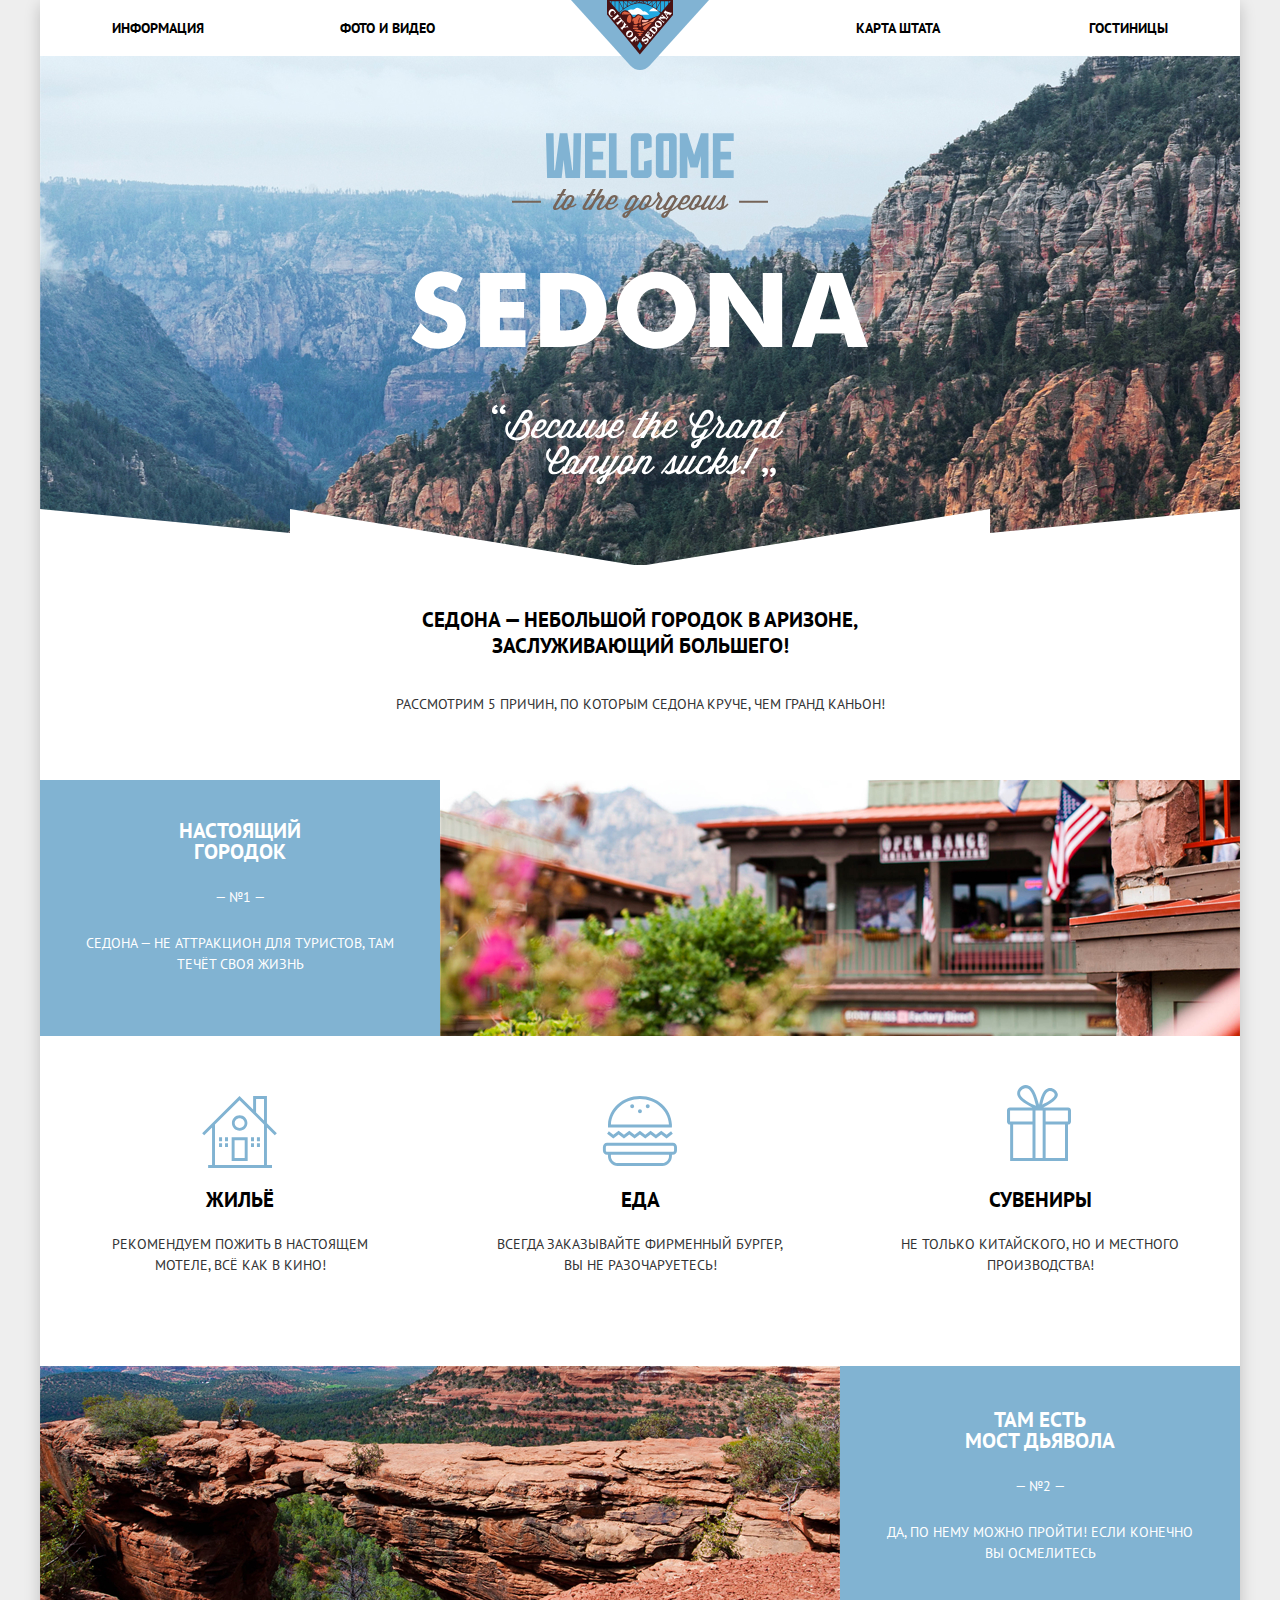
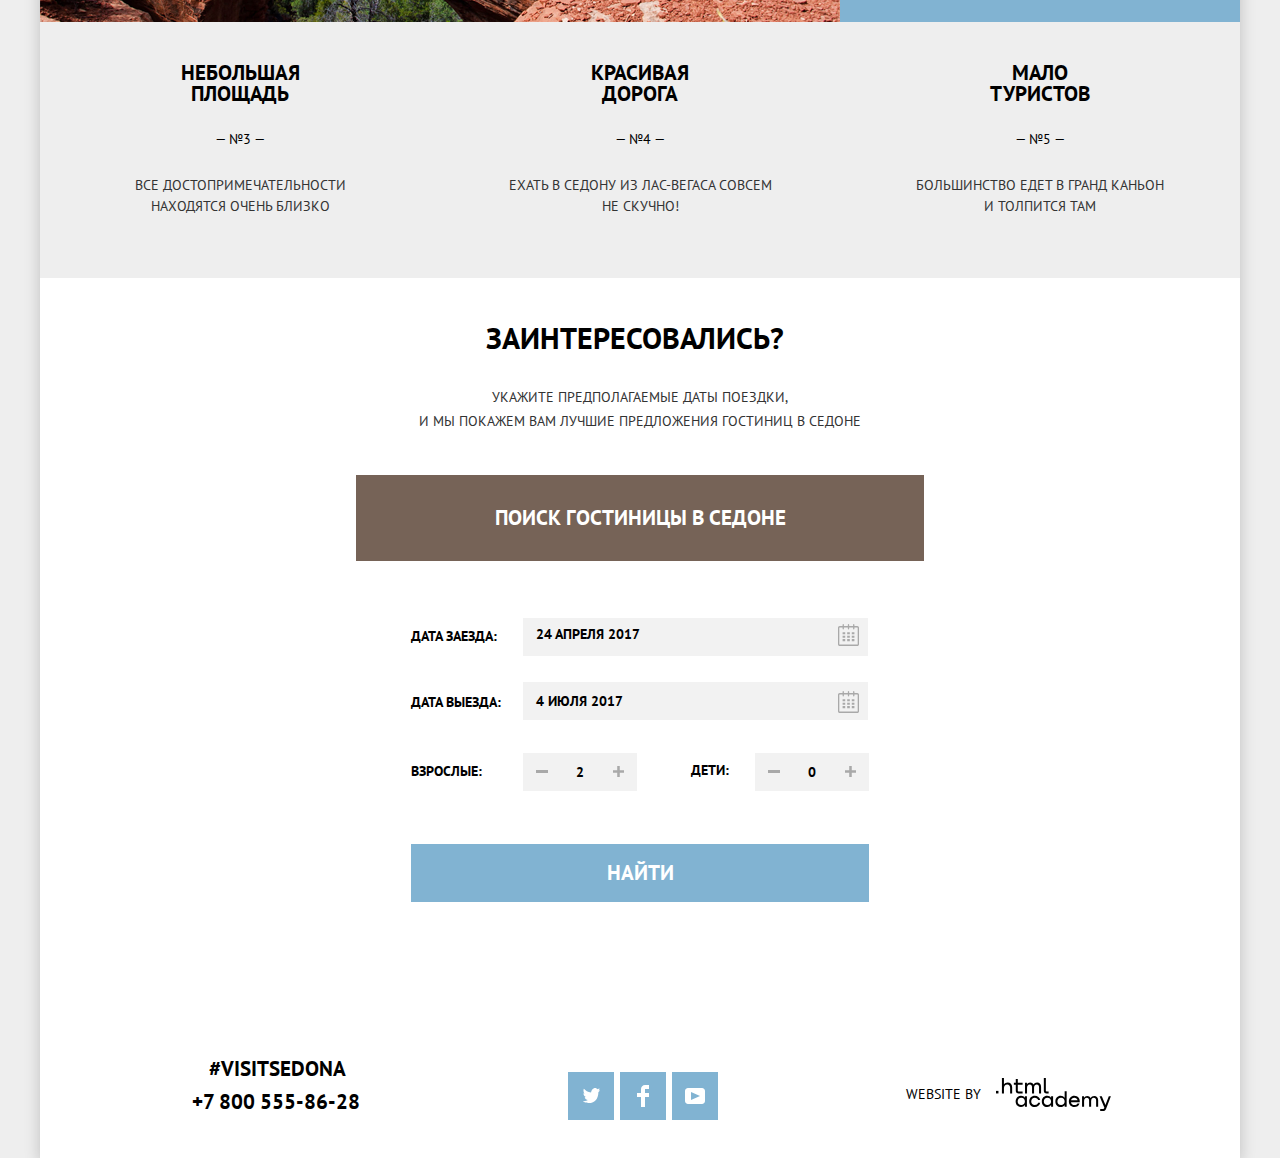
<file: index.html>
<!DOCTYPE html>
<html class="page" lang="ru">

<head>
    <meta charset="utf-8">
    <title>HTML Academy: Седона</title>
    <link href="/css/normalize.css" rel="stylesheet">
    <link href="css/style.css" rel="stylesheet">
    <link rel="icon" href="favicon.ico">
    <link href="https://fonts.googleapis.com/css2?family=PT+Sans:wght@400;700&display=swap" rel="stylesheet">
</head>

<body class="page-body">
    <header class="header">
        <nav class="nav">
            <a href="index.html" class="logo">
                <img src="img/logo.svg" width="138" height="70" alt="Логотип Седона">
            </a>
            <ul class="site-navigation">
                <li class="list-information"><a href="#" class="navigation-list li-information">Информация</a></li>
                <li class="list-foto"><a href="#" class="navigation-list">Фото и видео</a></li>
                <li class="navigation-right list-map"><a href="#" class="navigation-list">Карта штата</a></li>
                <li class="navigation-right list-hotel"><a href="catalog.html" class="navigation-list li-hotels">Гостиницы</a></li>
            </ul>
        </nav>
    </header>
    <main class="main-container">
        <section>
            <div class="main-header-img">
                <img src="img/welcome-sedona.svg" width="458" height="352" alt="Приветственная надпись Седоны">
            </div>
            <div class="main-header-block">
                <h1 class="main-inscription">Седона — небольшой городок в Аризоне,<br>заслуживающий большего!</h1>
                <p class="main-inscription-paragraph">Рассмотрим 5 причин, по которым Седона
                    круче, чем гранд каньон!</p>
            </div>
        </section>
        <section class="container-hotel">
            <h2 class="visually-hidden">Причины</h2>
            <div class="content-block-hotel">
                <h3>Настоящий<br> городок</h3>
                <p>— №1 —</p>
                <p>Седона — не аттракцион для туристов,
                    там
                    <br> течёт своя жизнь</p>
            </div>
            <div class="content-img">
                <img src="img/hotel.jpg" width="800" height="256" alt="Отель в Седоне">
            </div>

            <div class="content-aside-house">
                <h3 class="heading-index">ЖИЛЬЁ</h3>
                <p class="content-p-index">Рекомендуем пожить в настоящем
                    <br> мотеле, всё как в кино!</p>
            </div>
            <div class="content-aside-food">
                <h3 class="heading-index">ЕДА</h3>
                <p class="content-p-index">Всегда заказывайте фирменный бургер,
                    <br> вы не разочаруетесь!</p>
            </div>
            <div class="content-aside-souvenir">
                <h3 class="heading-index">СУВЕНИРЫ</h3>
                <p class="content-p-index">Не только китайского, но и местного
                    <br> производства!</p>
            </div>
            <div class="content-img-bridge">
                <img src="img/bridge.jpg" width="800" height="256" alt="Мост Дьявола">
            </div>
            <div class="content-block-bridge">
                <h3>Там есть<br> Мост дьявола</h3>
                <p>— №2 —</p>
                <p>Да, по нему можно пройти! Если конечно
                    <br> вы осмелитесь</p>
            </div>
            <div class="content-space">
                <h3 class="content-heading">небольшая<br> площадь</h3>
                <p>— №3 —</p>
                <p class="content-p">все достопримечательности
                    <br> находятся очень близко</p>
            </div>
            <div class="content-road">
                <h3 class="content-heading">красивая<br> дорога</h3>
                <p>— №4 —</p>
                <p class="content-p">ехать в седону из лас-вегаса совсем
                    <br> не скучно!</p>
            </div>
            <div class="content-tourist">
                <h3 class="content-heading">мало<br> туристов</h3>
                <p>— №5 —</p>
                <p class="content-p">большинство едет в гранд каньон
                    <br> и толпится там</p>
            </div>
        </section>
        <form class="search" action="index.html">
            <section>
                <h2 class="visually-hidden">Форма поиска гостиницы</h2>
                <div class="form-search">
                    <h3 class="form-header">Заинтересовались?</h3>
                    <p class="form-p">Укажите предполагаемые даты поездки,
                        <br> и мы покажем вам лучшие предложения
                        гостиниц в седоне</p>
                    <button type="button" class="button-search">ПОИСК ГОСТИНИЦЫ В СЕДОНЕ</button>
                </div>
            </section>
            <section class="modal">
                <h3 class="arrivel-date-header">Дата заезда:</h3>

                <input id="arrivel-date" type="text" name="arrivel date" class="arrivel-date arrivel-date-input" value="">
                <label for="arrivel-date" class="arrivel-date-label">24 апреля 2017</label>
                <button type="button" name="button" class="arrivel-button-calendar">
                    <svg width="21" height="23" viewBox="0 0 21 23" fill="none" xmlns="http://www.w3.org/2000/svg">
                        <path fill-rule="evenodd" clip-rule="evenodd" d="M16.406 3.02498H19.251C20.217 3.02498 21 3.84698 21 4.86198V21.164C21 22.179 20.217 23 19.251 23H1.75C0.784 23 0 22.179 0 21.164V4.86198C0 3.84698 0.784 3.02498 1.75 3.02498H4.593V1.64798C4.593 1.26698 4.887 0.958984 5.25 0.958984C5.612 0.958984 5.906 1.26698 5.906 1.64798V3.02498H9.844V1.64798C9.844 1.26698 10.138 0.958984 10.501 0.958984C10.862 0.958984 11.156 1.26698 11.156 1.64798V3.02498H15.094V1.64798C15.094 1.26698 15.387 0.958984 15.75 0.958984C16.112 0.958984 16.406 1.26698 16.406 1.64798V3.02498ZM19.5646 21.484C19.6466 21.3979 19.691 21.2828 19.688 21.164H19.689V4.86198C19.689 4.60898 19.493 4.40298 19.252 4.40298H16.407V5.78098C16.407 6.16198 16.113 6.46998 15.751 6.46998C15.388 6.46998 15.095 6.16198 15.095 5.78098V4.40298H11.157V5.78098C11.157 6.16198 10.863 6.46998 10.502 6.46998C10.139 6.46998 9.845 6.16198 9.845 5.78098V4.40298H5.907V5.78098C5.907 6.16198 5.613 6.46998 5.251 6.46998C4.888 6.46998 4.594 6.16198 4.594 5.78098V4.40298H1.75C1.50263 4.40953 1.30696 4.61458 1.312 4.86198V21.164C1.30696 21.4114 1.50263 21.6164 1.75 21.623H19.251C19.3698 21.6201 19.4826 21.5701 19.5646 21.484Z" fill="#A9A9A9" />
                        <path fill-rule="evenodd" clip-rule="evenodd" d="M4.59399 9.2251H7.21899V11.2911H4.59399V9.2251ZM4.59399 12.6681H7.21899V14.7351H4.59399V12.6681ZM7.21899 16.1121H4.59399V18.1781H7.21899V16.1121ZM9.18799 16.1121H11.813V18.1781H9.18799V16.1121ZM11.813 12.6681H9.18799V14.7351H11.813V12.6681ZM9.18799 9.2251H11.813V11.2911H9.18799V9.2251ZM16.406 16.1121H13.781V18.1781H16.406V16.1121ZM13.781 12.6681H16.406V14.7351H13.781V12.6681ZM16.406 9.2251H13.781V11.2911H16.406V9.2251Z" fill="#A9A9A9" />
                    </svg>
                </button>

                <h3 class="date-of-departure-header">Дата выезда:</h3>

                <input id="date-of-departure" type="text" name="date-of-departure" class="date-of-departure date-of-departure-input" value="">
                <label for="date-of-departure" class="date-of-departure-label">4 июля 2017</label>
                <button type="button" name="button" class="date-button-calendar">
                    <svg width="21" height="23" viewBox="0 0 21 23" fill="none" xmlns="http://www.w3.org/2000/svg">
                        <path fill-rule="evenodd" clip-rule="evenodd" d="M16.406 3.02498H19.251C20.217 3.02498 21 3.84698 21 4.86198V21.164C21 22.179 20.217 23 19.251 23H1.75C0.784 23 0 22.179 0 21.164V4.86198C0 3.84698 0.784 3.02498 1.75 3.02498H4.593V1.64798C4.593 1.26698 4.887 0.958984 5.25 0.958984C5.612 0.958984 5.906 1.26698 5.906 1.64798V3.02498H9.844V1.64798C9.844 1.26698 10.138 0.958984 10.501 0.958984C10.862 0.958984 11.156 1.26698 11.156 1.64798V3.02498H15.094V1.64798C15.094 1.26698 15.387 0.958984 15.75 0.958984C16.112 0.958984 16.406 1.26698 16.406 1.64798V3.02498ZM19.5646 21.484C19.6466 21.3979 19.691 21.2828 19.688 21.164H19.689V4.86198C19.689 4.60898 19.493 4.40298 19.252 4.40298H16.407V5.78098C16.407 6.16198 16.113 6.46998 15.751 6.46998C15.388 6.46998 15.095 6.16198 15.095 5.78098V4.40298H11.157V5.78098C11.157 6.16198 10.863 6.46998 10.502 6.46998C10.139 6.46998 9.845 6.16198 9.845 5.78098V4.40298H5.907V5.78098C5.907 6.16198 5.613 6.46998 5.251 6.46998C4.888 6.46998 4.594 6.16198 4.594 5.78098V4.40298H1.75C1.50263 4.40953 1.30696 4.61458 1.312 4.86198V21.164C1.30696 21.4114 1.50263 21.6164 1.75 21.623H19.251C19.3698 21.6201 19.4826 21.5701 19.5646 21.484Z" fill="#A9A9A9" />
                        <path fill-rule="evenodd" clip-rule="evenodd" d="M4.59399 9.2251H7.21899V11.2911H4.59399V9.2251ZM4.59399 12.6681H7.21899V14.7351H4.59399V12.6681ZM7.21899 16.1121H4.59399V18.1781H7.21899V16.1121ZM9.18799 16.1121H11.813V18.1781H9.18799V16.1121ZM11.813 12.6681H9.18799V14.7351H11.813V12.6681ZM9.18799 9.2251H11.813V11.2911H9.18799V9.2251ZM16.406 16.1121H13.781V18.1781H16.406V16.1121ZM13.781 12.6681H16.406V14.7351H13.781V12.6681ZM16.406 9.2251H13.781V11.2911H16.406V9.2251Z" fill="#A9A9A9" />
                    </svg>
                </button>

                <h3 class="adults-header">взрослые:</h3>
                <div class="adults">
                    <button type="button" name="button" class="adults-button-minus">
                        <svg width="12" height="3" viewBox="0 0 12 3" fill="none" xmlns="http://www.w3.org/2000/svg">
                            <rect width="12" height="3" fill="#A9A9A9" />
                        </svg>
                    </button>
                    <input id="adults-number" type="text" class="adults-number-input" value="2">
                    <label for="adults-number"></label>
                    <button type="button" name="button" class="adults-button-plus">
                        <svg width="11" height="11" viewBox="0 0 11 11" fill="none" xmlns="http://www.w3.org/2000/svg">
                            <path fill-rule="evenodd" clip-rule="evenodd" d="M4.23086 6.76932V11H6.76932V6.76932H11V4.23086H6.76932V0H4.23085V4.23086H0V6.76932H4.23086Z" fill="#A9A9A9" />
                        </svg>
                    </button>

                </div>
                <h3 class="children-header">дети:</h3>
                <div class="children">
                    <button type="button" name="button" class="children-button-minus">
                        <svg width="12" height="3" viewBox="0 0 12 3" fill="none" xmlns="http://www.w3.org/2000/svg">
                            <rect width="12" height="3" fill="#A9A9A9" />
                        </svg>
                    </button>
                    <input id="children-number" type="text" class="children-number-input" value="0">
                    <label for="children-number"></label>
                    <button type="button" name="plus" class="children-button-plus">
                        <svg width="11" height="11" viewBox="0 0 11 11" fill="none" xmlns="http://www.w3.org/2000/svg">
                            <path fill-rule="evenodd" clip-rule="evenodd" d="M4.23086 6.76932V11H6.76932V6.76932H11V4.23086H6.76932V0H4.23085V4.23086H0V6.76932H4.23086Z" fill="#A9A9A9" />
                        </svg>
                    </button>
                </div>
                <button type="submit" name="button" class="button-modal">Найти</button>
            </section>
        </form>
        <section class="map-index">
            <h2 class="visually-hidden">Карта города Седона</h2>
            <iframe src="https://www.google.com/maps/embed?pb=!1m18!1m12!1m3!1d52385.135657476916!2d-111.83015810420495!3d34.85444381570011!2m3!1f0!2f0!3f0!3m2!1i1024!2i768!4f13.1!3m3!1m2!1s0x872da132f942b00d%3A0x5548c523fa6c8efd!2sSedona%2C%20AZ%2086336%2C%20USA!5e0!3m2!1sen!2sby!4v1624962499563!5m2!1sen!2sby" width="1199" height="594" style="border:0;" allowfullscreen="" loading="lazy"></iframe>
        </section>
    </main>
    <footer class="footer footer-index">
        <section class="footer-contacts">
            <h2 class="visually-hidden">Контакты</h2>
            <p class="hashtag">#visitSEDONA</p>
            <a href="tel:+78005558628" class="tel">+7 800 555-86-28</a>
        </section>
        <section class="footer-social">
            <h2 class="visually-hidden">Социальные сети</h2>
            <a href="#" class="button-social button-social-twitter">
                <span class="visually-hidden">Вконтакте</span>
                <svg width="17" height="17" viewBox="0 0 17 17" class="svg-icon" xmlns="http://www.w3.org/2000/svg">
                    <path d="M10.95 1.14403C12.635 0.648028 13.934 1.41403 14.527 2.32303C15.2 2.09203 15.858 1.84203 16.538 1.61503C16.5249 2.30139 16.2117 2.94755 15.681 3.38303C16.366 3.55303 16.985 2.89203 16.985 2.89203C16.816 3.89203 15.979 4.68003 15.422 4.91603C15.191 11.666 12.247 16.133 5.34498 15.998H4.89898C4.48898 15.998 0.734977 15.538 0.000976562 14.111C2.27198 14.307 3.89398 13.689 4.69398 12.934C3.73398 12.634 2.01498 12.457 1.71498 9.98403C2.06398 10.09 2.27898 10.212 2.90498 10.103C1.70498 9.24703 0.373977 8.53003 0.447977 6.33003C0.732977 6.65803 1.51498 6.86603 1.78798 6.80203C1.08498 6.56103 -0.182023 3.44203 0.893977 1.85003C2.71198 3.70403 4.62898 5.45603 8.04598 5.62303C8.25398 3.33003 9.18298 1.79303 10.95 1.14403Z" fill="white" />
                </svg>
            </a>
            <a href="#" class="button-social button-social-facebook">
                <span class="visually-hidden">Twitter</span>
                <svg width="12" height="22" viewBox="0 0 12 22" class="svg-twi" xmlns="http://www.w3.org/2000/svg">
                    <path d="M12 4V0H8C5.79086 0 4 1.79086 4 4V8H0V12H4V22H8V12H12V8H8V4H12Z" fill="white" />
                </svg>
            </a>
            <a href="#" class="button-social button-social-youtube">
                <span class="visually-hidden">youtube</span>
                <svg width="20" height="16" viewBox="0 0 20 16" fill="none" xmlns="http://www.w3.org/2000/svg">
                    <path fill-rule="evenodd" clip-rule="evenodd" d="M3 0H17C18.65 0 20 1.35 20 3V13C20 14.65 18.65 16 17 16H3C1.35 16 0 14.65 0 13V3C0 1.35 1.35 0 3 0ZM6.027 4.002V11.998L15.014 8L6.027 4.002Z" fill="white" />
                </svg>

            </a>
        </section>
        <section class="footer-logo">
            <h2 class="visually-hidden">Логотип html academy</h2>
            <span>Website by</span>
            <a class="logo-htmlacademy" href="https://htmlacademy.ru/intensive/htmlcss">
                <svg width="115" height="34" viewBox="0 0 115 34" fill="none" xmlns="http://www.w3.org/2000/svg">
                    <g clip-path="url(#clip0)">
                        <path d="M0 12.8806V15.4567H2.45789V12.8806H0Z" fill="black" />
                        <path d="M11.6466 4.52965C10.0863 4.52965 8.82534 5.23807 8.03454 6.26851H7.94905V0H5.91864V15.4566H7.94905V10.1541C7.94905 8.02886 9.27418 6.50466 11.2191 6.50466C13.0572 6.50466 14.1258 7.87858 14.1258 9.72478V15.4566H16.1563V9.35984C16.1563 6.41878 14.3396 4.52965 11.6466 4.52965Z" fill="black" />
                        <path d="M26.6171 4.8303H21.8082V1.07349H19.7778V4.8303H17.8542V6.80531H19.7778V12.7947C19.7778 14.5121 20.7396 15.4567 22.4708 15.4567H26.6171V13.4602H22.8769C22.193 13.4602 21.8082 13.0738 21.8082 12.4083V6.80531H26.6171V4.8303Z" fill="black" />
                        <path d="M41.1215 4.55103C39.497 4.55103 38.2576 5.34532 37.5736 6.61191H37.5095C36.8897 5.3668 35.7356 4.55103 34.154 4.55103C32.7434 4.55103 31.6746 5.30238 31.0336 6.35431H30.948V4.83011H29.0031V15.4565H31.0336V10.0038C31.0336 8.00729 32.0806 6.54752 33.6624 6.50458C35.1584 6.46164 36.0347 7.53502 36.0347 9.14507V15.4565H38.0652V9.83203C38.0652 7.44915 39.4758 6.50458 40.6941 6.50458C42.1688 6.50458 43.0452 7.53502 43.0452 9.14507V15.4565H45.0754V8.9304C45.0754 6.35431 43.6221 4.55103 41.1215 4.55103Z" fill="black" />
                        <path d="M47.8272 12.7088C47.8272 14.4476 48.8104 15.4566 50.627 15.4566H52.636V13.4816H50.9262C50.2422 13.4816 49.8574 13.0952 49.8574 12.4297V0H47.8272V12.7088Z" fill="black" />
                        <path d="M28.9048 19.7063H28.8192C28.027 18.6392 26.7425 17.8923 25.0295 17.8709C21.882 17.8282 19.6338 20.1544 19.6338 23.441C19.6338 26.749 21.9248 29.0752 25.008 29.0326C26.7637 29.0111 28.027 28.2215 28.8192 27.0903H28.9048V28.7336H30.9177V18.1697H28.9048V19.7063ZM25.3077 27.0691C23.081 27.0691 21.6679 25.4471 21.6679 23.441C21.6679 21.435 23.081 19.813 25.3077 19.813C27.4703 19.813 28.8836 21.435 28.8836 23.441C28.8836 25.4259 27.4703 27.0691 25.3077 27.0691Z" fill="black" />
                        <path d="M44.2094 22.0111C43.7169 19.6208 41.5972 17.8708 38.8138 17.8708C35.4523 17.8708 33.2042 20.3251 33.2042 23.4409C33.2042 26.5567 35.4523 29.0325 38.8138 29.0325C41.5972 29.0325 43.7169 27.2397 44.2094 24.8281H42.0898C41.6616 26.1727 40.3983 27.0903 38.8353 27.0903C36.6513 27.0903 35.238 25.447 35.238 23.4409C35.238 21.4349 36.6513 19.8129 38.8353 19.8129C40.4624 19.8129 41.6616 20.7733 42.0898 22.0111H44.2094Z" fill="black" />
                        <path d="M55.0836 19.7063H54.998C54.2057 18.6392 52.921 17.8923 51.208 17.8709C48.0606 17.8282 45.8124 20.1544 45.8124 23.441C45.8124 26.749 48.1035 29.0752 51.1866 29.0326C52.9424 29.0111 54.2057 28.2215 54.998 27.0903H55.0836V28.7336H57.0962V18.1697H55.0836V19.7063ZM51.4865 27.0691C49.2595 27.0691 47.8465 25.4471 47.8465 23.441C47.8465 21.435 49.2595 19.813 51.4865 19.813C53.6491 19.813 55.0621 21.435 55.0621 23.441C55.0621 25.4259 53.6491 27.0691 51.4865 27.0691Z" fill="black" />
                        <path d="M68.6538 19.813H68.5682C67.776 18.6819 66.4483 17.8923 64.7568 17.871C61.6738 17.8283 59.3827 20.1545 59.3827 23.4624C59.3827 26.749 61.6309 29.0753 64.7783 29.0326C66.4483 29.0111 67.776 28.2642 68.5468 27.1972H68.6538V28.7336H70.6665V13.3679H68.6538V19.813ZM65.0568 27.0904C62.8298 27.0904 61.4168 25.4685 61.4168 23.4624C61.4168 21.4563 62.8298 19.8343 65.0568 19.8343C67.2193 19.8343 68.6324 21.4776 68.6324 23.4624C68.6324 25.4685 67.2193 27.0904 65.0568 27.0904Z" fill="black" />
                        <path d="M78.3297 17.8708C75.0752 17.8708 72.8483 20.3678 72.8483 23.4623C72.8483 26.4714 74.9467 29.0325 78.3724 29.0325C80.8561 29.0325 82.8475 27.6879 83.5541 25.447H81.4342C80.9634 26.4502 79.8286 27.0903 78.4582 27.0903C76.5312 27.0903 75.1608 25.8098 75.0108 24.1666H83.7682C84.0464 20.6452 81.8412 17.8708 78.3297 17.8708ZM78.2868 19.8129C79.9783 19.8129 81.2416 20.8586 81.5627 22.3739H75.0538C75.3534 20.88 76.6168 19.8129 78.2868 19.8129Z" fill="black" />
                        <path d="M98.1985 17.8921C96.5713 17.8921 95.3295 18.6817 94.6443 19.9409H94.5799C93.9591 18.703 92.8029 17.8921 91.2184 17.8921C89.8054 17.8921 88.7347 18.639 88.0924 19.6848H88.0068V18.1695H86.0583V28.7334H88.0924V23.3128C88.0924 21.328 89.1417 19.8768 90.7261 19.8341C92.2247 19.7915 93.1028 20.8585 93.1028 22.4591V28.7334H95.1368V23.1421C95.1368 20.7732 96.5499 19.8341 97.7703 19.8341C99.2477 19.8341 100.125 20.8585 100.125 22.4591V28.7334H102.16V22.2457C102.16 19.6848 100.704 17.8921 98.1985 17.8921Z" fill="black" />
                        <path d="M109.441 27.0477L105.801 18.1697H103.553L108.392 29.7368L108.371 29.7794C108.028 30.6544 107.643 30.9745 106.701 30.9745H104.196V33.0019H106.701C108.542 33.0019 109.527 32.1696 110.212 30.3769L114.88 18.1697H112.803L109.441 27.0477Z" fill="black" />
                    </g>
                    <defs>
                        <clipPath id="clip0">
                            <rect width="115" height="33.0294" fill="white" />
                        </clipPath>
                    </defs>
                </svg>
            </a>
        </section>
    </footer>
</body>

</html>
</file>
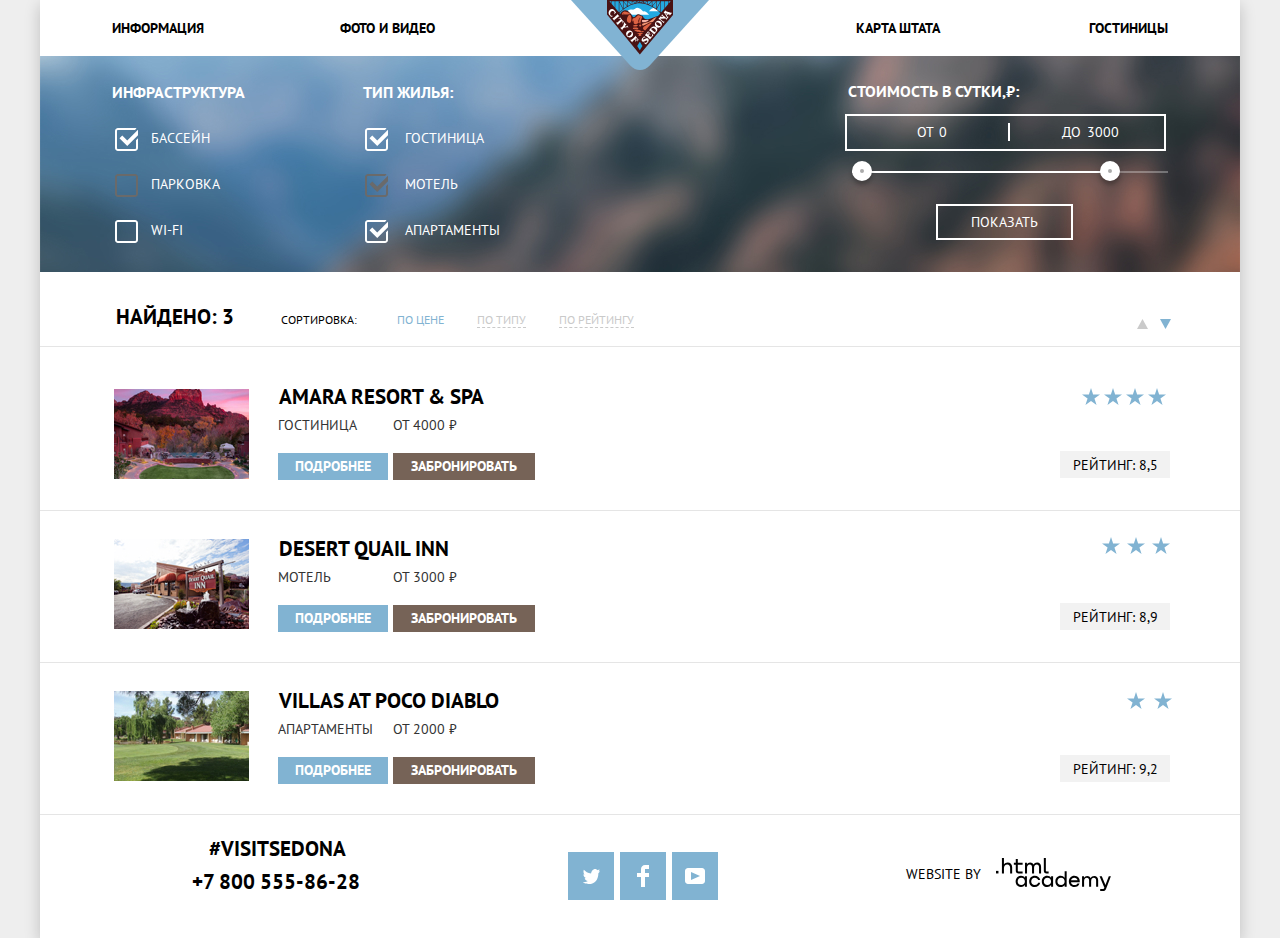
<file: catalog.html>
<!DOCTYPE html>
<html class="page" lang="ru">

<head>
    <meta charset="utf-8">
    <title>HTML Academy: Седона</title>
    <link rel="icon" href="favicon.ico">
    <link href="/css/normalize.css" rel="stylesheet">
    <link rel="stylesheet" href="css/style.css">
    <link href="https://fonts.googleapis.com/css2?family=PT+Sans:wght@400;700&display=swap" rel="stylesheet">
</head>

<body class="page-body">
    <header class="header">
        <nav class="nav">
            <a href="index.html" class="logo">
                <img src="img/logo.svg" width="138" height="70" alt="Логотип Седона">
            </a>
            <ul class="site-navigation">
                <li class="list-information"><a href="#" class="navigation-list li-information">Информация</a></li>
                <li class="list-foto"><a href="#" class="navigation-list">Фото и видео</a></li>
                <li class="navigation-right list-map"><a href="#" class="navigation-list">Карта штата</a></li>
                <li class="navigation-right list-hotel"><a href="catalog.html" class="navigation-list li-hotels">Гостиницы</a></li>
            </ul>
        </nav>
    </header>
    <main class="main-catalog">
        <section>
            <h1 class="visually-hidden">Фильтр</h1>
            <form action="https://echo.htmlacademy.ru" class="filters" method="get">
                <fieldset class="wrepper-fieldset-infrastructure">
                    <legend class="header-filter-infrastructure">Инфраструктура</legend>
                    <ul>
                        <li class="filter-input">
                            <input id="filter-pool" type="checkbox" class="visually-hidden filter-input-checkbox" checked>
                            <label for="filter-pool">Бассейн</label>
                        </li>
                        <li class="filter-input">
                            <input id="filter-parking" type="checkbox" class="visually-hidden filter-input-checkbox input-disabled" disabled>
                            <label for="filter-parking">Парковка</label>
                        </li>
                        <li class="filter-input">
                            <input id="filter-wifi" type="checkbox" class="visually-hidden filter-input-checkbox">
                            <label for="filter-wifi">WI-FI</label>
                        </li>
                    </ul>
                </fieldset>
                <fieldset class="wrepper-fieldset-housing">
                    <legend class="header-filter-housing">Тип жилья:</legend>
                    <ul>
                        <li class="filter-input">
                            <input id="filter-hotel" type="checkbox" class="visually-hidden input-checkbox-housing" checked>
                            <label for="filter-hotel" class="label-housing">Гостиница</label>
                        </li>
                        <li class="filter-input">
                            <input id="filter-mottel" type="checkbox" class="visually-hidden input-checkbox-housing" disabled>
                            <label for="filter-mottel" class="label-housing">Мотель</label>
                        </li>
                        <li class="filter-input">
                            <input id="filter-apartaments" type="checkbox" class="visually-hidden input-checkbox-housing" checked>
                            <label for="filter-apartaments" class="label-housing">Апартаменты</label>
                        </li>
                    </ul>
                </fieldset>
                <fieldset class="wrepper-fieldset-cost">
                    <legend class="header-filter-cost">Стоимость в сутки,&#8381;: </legend>
                    <ul class="form-item">
                        <li class="form-cost">
                            <label class="left-form form-cost-label">
                                от
                                <input type="text" value="0">
                            </label>
                            <label class="right-form form-cost-label">
                                до
                                <input type="text" value="3000">
                            </label>
                        </li>
                        <li class="range">
                            <div class="bar">
                                <div class="scale"></div>
                            </div>
                            <div class="toggle toggle-min"></div>
                            <div class="toggle toggle-max"></div>
                        </li>
                        <li>
                            <button type="submit" name="button" class="button-filter">ПОКАЗАТЬ</button>
                        </li>
                    </ul>
                </fieldset>
            </form>
        </section>
        <section>
            <h2 class="visually-hidden">Навигация фильтра</h2>
            <nav class="section-nav">
                <ul class="filter-nav">
                    <li class="filter-nav-list">НАЙДЕНО: 3</li>
                    <li class="filter-item-sort">Сортировка:</li>
                    <li><a href="#" class="filter-active">по цене</a></li>
                    <li><a href="#" class="filter-item">по типу</a></li>
                    <li><a href="#" class="filter-item">по рейтингу</a></li>
                </ul>
                <div class="block-sort">
                    <a href="" class="arrow-sort">
                        <svg width="11" height="10" viewBox="0 0 11 10" fill="none" xmlns="http://www.w3.org/2000/svg">
                            <path d="M5.5 0L0 10H11L5.5 0Z" fill="#CACACA" />
                        </svg>
                    </a>
                    <a href="#" class="arrow-sort active-sort">
                        <svg width="11" height="10" viewBox="0 0 11 10" fill="none" xmlns="http://www.w3.org/2000/svg">
                            <path d="M5.5 10L0 0H11" fill="#CACACA" />
                        </svg>
                    </a>
                </div>
            </nav>
        </section>
        <section class="result-hotels">
            <h2 class="visually-hidden">Гостиница Amara Resort</h2>
            <img src="img/catalog/amara.jpg" class="img-result" width="135" height="90" alt="Картинка с видом на гору">
            <h3 class="name-hotel"><a href="#" class="title">Amara Resort & Spa</a></h3>
            <p class="result">Гостиница</p>
            <p class="result-cost">от 4000 &#8381;</p>
            <a href="" class="btn-info btn-grid">
                <p>Подробнее</p>
            </a>
            <a href="" class="btn-reservation btn-grid">
                <p>Забронировать</p>
            </a>
            <div class="star-4"></div>
            <div class="rating">
                <p>Рейтинг: 8,5</p>
            </div>
        </section>
        <section class="result-hotels">
            <h2 class="visually-hidden">Мотель Desert</h2>
            <img src="img/catalog/desert.jpg" class="img-result img-result-motel" width="135" height="90" alt="Фотография вывески с названием отеля">
            <h3 class="name-hotel name-motel"><a href="#" class="title">Desert Quail Inn</a></h3>
            <p class="result">Мотель</p>
            <p class="result-cost">от 3000 &#8381;</p>
            <a href="" class="btn-info">
                <p>Подробнее</p>
            </a>
            <a href="" class="btn-reservation">
                <p>Забронировать</p>
            </a>
            <div class="star-3"></div>
            <div class="rating">
                <p>Рейтинг: 8,9</p>
            </div>
        </section>
        <section class="result-hotels">
            <h2 class="visually-hidden">Апартаменты Villas at Poco Diablo</h2>
            <img src="img/catalog/villas.jpg" class="img-result img-result-motel" width="135" height="90" alt="Фотография с видом на апартаменты">
            <h3 class="name-hotel name-motel"><a href="#" class="title">Villas at Poco Diablo</a></h3>
            <p class="result">Апартаменты</p>
            <p class="result-cost">от 2000 &#8381;</p>
            <a href="" class="btn-info">
                <p>Подробнее</p>
            </a>
            <a href="" class="btn-reservation">
                <p>Забронировать</p>
            </a>
            <div class="star-2"></div>
            <div class="rating">
                <p>Рейтинг: 9,2</p>
            </div>
        </section>
    </main>
    <footer class="footer">
        <section class="footer-contacts">
            <h2 class="visually-hidden">Контакты</h2>
            <p class="hashtag">#visitSEDONA</p>
            <a href="tel:+78005558628" class="tel">+7 800 555-86-28</a>
        </section>
        <section class="footer-social">
            <h2 class="visually-hidden">Социальные сети</h2>
            <a href="#" class="button-social button-social-twitter">
                <span class="visually-hidden">Вконтакте</span>
                <svg width="17" height="17" viewBox="0 0 17 17" class="svg-icon" xmlns="http://www.w3.org/2000/svg">
                    <path d="M10.95 1.14403C12.635 0.648028 13.934 1.41403 14.527 2.32303C15.2 2.09203 15.858 1.84203 16.538 1.61503C16.5249 2.30139 16.2117 2.94755 15.681 3.38303C16.366 3.55303 16.985 2.89203 16.985 2.89203C16.816 3.89203 15.979 4.68003 15.422 4.91603C15.191 11.666 12.247 16.133 5.34498 15.998H4.89898C4.48898 15.998 0.734977 15.538 0.000976562 14.111C2.27198 14.307 3.89398 13.689 4.69398 12.934C3.73398 12.634 2.01498 12.457 1.71498 9.98403C2.06398 10.09 2.27898 10.212 2.90498 10.103C1.70498 9.24703 0.373977 8.53003 0.447977 6.33003C0.732977 6.65803 1.51498 6.86603 1.78798 6.80203C1.08498 6.56103 -0.182023 3.44203 0.893977 1.85003C2.71198 3.70403 4.62898 5.45603 8.04598 5.62303C8.25398 3.33003 9.18298 1.79303 10.95 1.14403Z" fill="white" />
                </svg>
            </a>
            <a href="#" class="button-social button-social-facebook">
                <span class="visually-hidden">Twitter</span>
                <svg width="12" height="22" viewBox="0 0 12 22" class="svg-twi" xmlns="http://www.w3.org/2000/svg">
                    <path d="M12 4V0H8C5.79086 0 4 1.79086 4 4V8H0V12H4V22H8V12H12V8H8V4H12Z" fill="white" />
                </svg>
            </a>
            <a href="#" class="button-social button-social-youtube">
                <span class="visually-hidden">youtube</span>
                <svg width="20" height="16" viewBox="0 0 20 16" fill="none" xmlns="http://www.w3.org/2000/svg">
                    <path fill-rule="evenodd" clip-rule="evenodd" d="M3 0H17C18.65 0 20 1.35 20 3V13C20 14.65 18.65 16 17 16H3C1.35 16 0 14.65 0 13V3C0 1.35 1.35 0 3 0ZM6.027 4.002V11.998L15.014 8L6.027 4.002Z" fill="white" />
                </svg>

            </a>
        </section>
        <section class="footer-logo">
            <h2 class="visually-hidden">Логотип html academy</h2>
            <span>Website by</span>
            <a class="logo-htmlacademy" href="https://htmlacademy.ru/intensive/htmlcss">
                <svg width="115" height="34" viewBox="0 0 115 34" fill="none" xmlns="http://www.w3.org/2000/svg">
                    <g clip-path="url(#clip0)">
                        <path d="M0 12.8806V15.4567H2.45789V12.8806H0Z" fill="black" />
                        <path d="M11.6466 4.52965C10.0863 4.52965 8.82534 5.23807 8.03454 6.26851H7.94905V0H5.91864V15.4566H7.94905V10.1541C7.94905 8.02886 9.27418 6.50466 11.2191 6.50466C13.0572 6.50466 14.1258 7.87858 14.1258 9.72478V15.4566H16.1563V9.35984C16.1563 6.41878 14.3396 4.52965 11.6466 4.52965Z" fill="black" />
                        <path d="M26.6171 4.8303H21.8082V1.07349H19.7778V4.8303H17.8542V6.80531H19.7778V12.7947C19.7778 14.5121 20.7396 15.4567 22.4708 15.4567H26.6171V13.4602H22.8769C22.193 13.4602 21.8082 13.0738 21.8082 12.4083V6.80531H26.6171V4.8303Z" fill="black" />
                        <path d="M41.1215 4.55103C39.497 4.55103 38.2576 5.34532 37.5736 6.61191H37.5095C36.8897 5.3668 35.7356 4.55103 34.154 4.55103C32.7434 4.55103 31.6746 5.30238 31.0336 6.35431H30.948V4.83011H29.0031V15.4565H31.0336V10.0038C31.0336 8.00729 32.0806 6.54752 33.6624 6.50458C35.1584 6.46164 36.0347 7.53502 36.0347 9.14507V15.4565H38.0652V9.83203C38.0652 7.44915 39.4758 6.50458 40.6941 6.50458C42.1688 6.50458 43.0452 7.53502 43.0452 9.14507V15.4565H45.0754V8.9304C45.0754 6.35431 43.6221 4.55103 41.1215 4.55103Z" fill="black" />
                        <path d="M47.8272 12.7088C47.8272 14.4476 48.8104 15.4566 50.627 15.4566H52.636V13.4816H50.9262C50.2422 13.4816 49.8574 13.0952 49.8574 12.4297V0H47.8272V12.7088Z" fill="black" />
                        <path d="M28.9048 19.7063H28.8192C28.027 18.6392 26.7425 17.8923 25.0295 17.8709C21.882 17.8282 19.6338 20.1544 19.6338 23.441C19.6338 26.749 21.9248 29.0752 25.008 29.0326C26.7637 29.0111 28.027 28.2215 28.8192 27.0903H28.9048V28.7336H30.9177V18.1697H28.9048V19.7063ZM25.3077 27.0691C23.081 27.0691 21.6679 25.4471 21.6679 23.441C21.6679 21.435 23.081 19.813 25.3077 19.813C27.4703 19.813 28.8836 21.435 28.8836 23.441C28.8836 25.4259 27.4703 27.0691 25.3077 27.0691Z" fill="black" />
                        <path d="M44.2094 22.0111C43.7169 19.6208 41.5972 17.8708 38.8138 17.8708C35.4523 17.8708 33.2042 20.3251 33.2042 23.4409C33.2042 26.5567 35.4523 29.0325 38.8138 29.0325C41.5972 29.0325 43.7169 27.2397 44.2094 24.8281H42.0898C41.6616 26.1727 40.3983 27.0903 38.8353 27.0903C36.6513 27.0903 35.238 25.447 35.238 23.4409C35.238 21.4349 36.6513 19.8129 38.8353 19.8129C40.4624 19.8129 41.6616 20.7733 42.0898 22.0111H44.2094Z" fill="black" />
                        <path d="M55.0836 19.7063H54.998C54.2057 18.6392 52.921 17.8923 51.208 17.8709C48.0606 17.8282 45.8124 20.1544 45.8124 23.441C45.8124 26.749 48.1035 29.0752 51.1866 29.0326C52.9424 29.0111 54.2057 28.2215 54.998 27.0903H55.0836V28.7336H57.0962V18.1697H55.0836V19.7063ZM51.4865 27.0691C49.2595 27.0691 47.8465 25.4471 47.8465 23.441C47.8465 21.435 49.2595 19.813 51.4865 19.813C53.6491 19.813 55.0621 21.435 55.0621 23.441C55.0621 25.4259 53.6491 27.0691 51.4865 27.0691Z" fill="black" />
                        <path d="M68.6538 19.813H68.5682C67.776 18.6819 66.4483 17.8923 64.7568 17.871C61.6738 17.8283 59.3827 20.1545 59.3827 23.4624C59.3827 26.749 61.6309 29.0753 64.7783 29.0326C66.4483 29.0111 67.776 28.2642 68.5468 27.1972H68.6538V28.7336H70.6665V13.3679H68.6538V19.813ZM65.0568 27.0904C62.8298 27.0904 61.4168 25.4685 61.4168 23.4624C61.4168 21.4563 62.8298 19.8343 65.0568 19.8343C67.2193 19.8343 68.6324 21.4776 68.6324 23.4624C68.6324 25.4685 67.2193 27.0904 65.0568 27.0904Z" fill="black" />
                        <path d="M78.3297 17.8708C75.0752 17.8708 72.8483 20.3678 72.8483 23.4623C72.8483 26.4714 74.9467 29.0325 78.3724 29.0325C80.8561 29.0325 82.8475 27.6879 83.5541 25.447H81.4342C80.9634 26.4502 79.8286 27.0903 78.4582 27.0903C76.5312 27.0903 75.1608 25.8098 75.0108 24.1666H83.7682C84.0464 20.6452 81.8412 17.8708 78.3297 17.8708ZM78.2868 19.8129C79.9783 19.8129 81.2416 20.8586 81.5627 22.3739H75.0538C75.3534 20.88 76.6168 19.8129 78.2868 19.8129Z" fill="black" />
                        <path d="M98.1985 17.8921C96.5713 17.8921 95.3295 18.6817 94.6443 19.9409H94.5799C93.9591 18.703 92.8029 17.8921 91.2184 17.8921C89.8054 17.8921 88.7347 18.639 88.0924 19.6848H88.0068V18.1695H86.0583V28.7334H88.0924V23.3128C88.0924 21.328 89.1417 19.8768 90.7261 19.8341C92.2247 19.7915 93.1028 20.8585 93.1028 22.4591V28.7334H95.1368V23.1421C95.1368 20.7732 96.5499 19.8341 97.7703 19.8341C99.2477 19.8341 100.125 20.8585 100.125 22.4591V28.7334H102.16V22.2457C102.16 19.6848 100.704 17.8921 98.1985 17.8921Z" fill="black" />
                        <path d="M109.441 27.0477L105.801 18.1697H103.553L108.392 29.7368L108.371 29.7794C108.028 30.6544 107.643 30.9745 106.701 30.9745H104.196V33.0019H106.701C108.542 33.0019 109.527 32.1696 110.212 30.3769L114.88 18.1697H112.803L109.441 27.0477Z" fill="black" />
                    </g>
                    <defs>
                        <clipPath id="clip0">
                            <rect width="115" height="33.0294" fill="white" />
                        </clipPath>
                    </defs>
                </svg>
            </a>
        </section>
    </footer>
</body>

</html>
</file>
<file: css/style.css>
:root {
    --background-blue: #81B3D2;
    --color-aimin-blue: #669EC0;
    --color-push-blue: #5496BD;
    --basic-white: #FFFFFF;
    --button-background: #766357;
    --special-background: #EEEEEE;
    --form-background: #F2F2F2;
    --color-filter: #CACACA;
    --color-black: #000000;
    --color-brown: #333333;
    --color-light-brown: #604E43;
    --color-dark-brown: #503E33;
    --color-light-grey: #BDBBBC;
    --color-grey-checkbox: #6A6A6A;
    --color-grey-svg: #A9A9A9;
    --color-grey-data: #EBEBEB;
    --color-grey-border: #E5E5E5;
    --color-for-toggle: #ABABAB;
    --color-background-welcome: #020bfa5e;
}

.page {
    height: 100%;
    background-color: var(--special-background);
}

li {
    list-style-type: none;
}

a {
    text-decoration: none;
}

.visually-hidden {
    position: absolute;
    width: 1px;
    height: 1px;
    margin: -1px;
    border: 0;
    padding: 0;
    white-space: nowrap;
    clip-path: inset(100%);
    clip: rect(0 0 0 0);
    overflow: hidden;
}

.page-body {
    width: 1200px;
    min-width: 1200px;
    position: relative;
    background-color: var(--basic-white);
    font-family: "PT Sans", Arial, sans-serif;
    text-transform: uppercase;
    display: grid;
    grid-template-rows: min-content 1fr min-content;
    align-content: start;
    margin: 0 auto;
    box-shadow: 0px 5px 15px rgba(0, 1, 1, 0.2);
}

/* Меню */
.header {
    width: 1200px;
    position: relative;
}

.nav {
    display: grid;
    justify-content: stretch;
}

.logo {
    position: absolute;
    left: 0;
    right: 0;
    margin: auto;
    width: 138px;
}

.site-navigation {
    display: flex;
    padding-left: 0;
    margin-top: 15px;
    margin-bottom: 15px;
}

.li-information {
    margin-left: 72px;
}

.li-hotels {
    margin-right: 72px;
}

.list-information {
    width: 25%;
}

.list-foto {
    width: 25%;
}

.list-map {
    width: 25%;
    text-align: right;
}

.list-hotel {
    width: 25%;
    text-align: right;
}

.navigation-list {
    font-family: "PT Sans", Arial, sans-serif;
    font-size: 14px;
    font-style: normal;
    font-weight: 700;
    line-height: 26px;
    letter-spacing: 0px;
    text-align: center;
    color: var(--color-black);
}

.navigation-list:hover {
    color: var(--background-blue);
}

.navigation-list:active {
    color: var(--color-filter);
}

.active {
    color: var(--button-background);
}

/* блок sedona welcome */
.main-container {
    padding: 0;
}

.main-header-img {
    width: 1200px;
    background-image: url("../img/background-index.jpg");
    background-color: var(--color-background-welcome);
    padding-top: 77px;
    padding-bottom: 77px;
    background-size: cover;
    text-align: center;
}

.main-header-img::after {
    content: "";
    background-image: url("../img/mask.svg");
    position: absolute;
    width: 1200px;
    height: 57px;
    left: 0;
    top: 509px;

}

.main-header-block {
    padding-top: 28px;
    padding-bottom: 63px;
}

.main-inscription {
    font-family: "PT Sans", Arial, sans-serif;
    font-size: 21px;
    font-style: normal;
    font-weight: 700;
    line-height: 26px;
    letter-spacing: 0px;
    text-align: center;
    text-transform: uppercase;
    padding-bottom: 17px;
}

.main-inscription-paragraph {
    font-family: "PT Sans", Arial, sans-serif;
    font-size: 14px;
    font-style: normal;
    font-weight: 400;
    line-height: 26px;
    letter-spacing: 0px;
    text-align: center;
    text-transform: uppercase;
    margin-bottom: 0;
    margin-top: 0;
    color: var(--color-brown);
}

/* Причины */

.container-hotel {
    display: grid;
    grid-template-columns: repeat(3, 400px);
    grid-template-rows: 256px 330px 256px 256px;
    margin: 0;
    padding: 0;
}

.container-hotel h3 {
    font-family: "PT Sans", Arial, sans-serif;
    font-size: 21px;
    font-style: normal;
    font-weight: 700;
    line-height: 21px;
    letter-spacing: 0px;
    text-align: center;
}

.container-hotel p {
    font-family: "PT Sans", Arial, sans-serif;
    font-size: 14px;
    font-style: normal;
    font-weight: 400;
    line-height: 21px;
    letter-spacing: 0px;
    text-align: center;
    padding-bottom: 0;
}

.content-img {
    height: 256px;
}

.heading-index {
    margin-top: 153px;
    margin-bottom: 24px;
}

.content-p-index {
    color: var(--color-brown);
    margin-bottom: 82px;
}

.content-aside-house {
    grid-column: 1;
    grid-row: 2;
}

.content-aside-house::before {
    content: "";
    position: absolute;
    width: 75px;
    height: 72px;
    background-image: url("../img/icon/house-icon.svg");
    background-repeat: no-repeat;
    margin-left: 162px;
    margin-top: 60px;
}

.content-aside-food {
    grid-column: 2;
    grid-row: 2;
}

.content-aside-food::before {
    content: "";
    position: absolute;
    width: 75px;
    height: 70px;
    background-image: url("../img/icon/food-icon.svg");
    background-repeat: no-repeat;
    margin-left: 162px;
    margin-top: 60px;
}

.content-aside-souvenir {
    grid-column: 3;
    grid-row: 2;
}

.content-aside-souvenir::before {
    content: "";
    position: absolute;
    width: 64px;
    height: 77px;
    background-image: url("../img/icon/souvenirs-icon.svg");
    background-repeat: no-repeat;
    margin-left: 167px;
    margin-top: 48px;
}

.content-block-hotel {
    background-color: var(--background-blue);
    padding-top: 19px;
    padding-bottom: 47px;
    color: var(--basic-white);
}

.content-block-hotel p {
    margin-top: 25px;
}

.content-img-bridge {
    grid-column: 1 / 3;
    grid-row: 3;
    height: 256px;
}

.content-block-bridge {
    grid-column: 3;
    grid-row: 3;
    background-color: var(--background-blue);
    padding-top: 22px;
    padding-bottom: 47px;
    color: var(--basic-white);
}

.content-block-bridge p {
    margin-top: 25px;
}

.content-space {
    background-color: var(--special-background);
    grid-column: 1;
    grid-row: 4;
}

.content-heading {
    margin-top: 40px;
}

.content-space p {
    margin-top: 25px;
}

.content-p {
    color: var(--color-brown);
}

.content-road {
    background-color: var(--special-background);
    grid-column: 2;
    grid-row: 4;
}

.content-road p {
    margin-top: 25px;
}

.content-tourist {
    background-color: var(--special-background);
    grid-column: 3;
    grid-row: 4;
}

.content-tourist p {
    margin-top: 25px;
}

.form-header {
    font-family: "PT Sans", Arial, sans-serif;
    font-size: 30px;
    font-style: normal;
    font-weight: 700;
    line-height: 24px;
    letter-spacing: 0px;
    text-align: center;
    margin-top: 48px;
    margin-right: 10px;
}

.form-p {
    font-family: "PT Sans", Arial, sans-serif;
    font-size: 14px;
    font-style: normal;
    font-weight: 400;
    line-height: 24px;
    letter-spacing: 0px;
    text-align: center;
    color: var(--color-brown);
    margin-top: 5px;
    margin-bottom: 42px;
}

/* блок поиска гостиницы */
.form-search {
    display: grid;
    grid-template-columns: 1fr;
    justify-content: center;
}

.button-search {
    font-family: "PT Sans", Arial, sans-serif;
    font-size: 21px;
    font-style: normal;
    font-weight: 700;
    line-height: 26px;
    letter-spacing: 0px;
    background-color: var(--button-background);
    color: var(--basic-white);
    width: 568px;
    height: 86px;
    text-align: center;
    text-transform: uppercase;
    vertical-align: middle;
    border: none;
    justify-self: center;
}

.button-search:hover {
    background-color: var(--color-light-brown);
}

.button-search:active {
    background-color: var(--color-dark-brown);
    color: var(--basic-white);
    opacity: 0, 3;
}

.modal {
    display: grid;
    grid-template-columns: 112px 155px 70px 121px;
    grid-template-rows: repeat(4, auto);
    position: absolute;
    width: 458px;
    padding: 55px 55px;
    background-color: var(--basic-white);
    margin-left: 316px;
}

.arrivel-date-header {
    grid-column: 1 / 1;
    grid-row: 1 / 1;
    font-family: "PT Sans", Arial, sans-serif;
    font-style: normal;
    font-weight: bold;
    font-size: 14px;
    line-height: 26px;
    text-transform: uppercase;
    margin-top: 7px;
}

.arrivel-date {
    grid-column: 2;
    grid-row: 1;
    display: flex;
    justify-content: center;
    flex-wrap: wrap;
    flex-direction: column;
    width: 346px;
    height: 36px;
    background-color: var(--form-background);
    align-self: center;
    margin-bottom: 7px;
}

.arrivel-date:hover {
    background-color: var(--color-grey-data);
}

.arrivel-date-input {
    width: 341px;
    font-family: "PT Sans", Arial, sans-serif;
    font-size: 14px;
    font-style: normal;
    font-weight: 700;
    line-height: 26px;
    letter-spacing: 0px;
    text-transform: uppercase;
    background-image: none;
    background-color: var(--form-background);
    border: none;
    margin-bottom: 4px;
    outline: none;
}

.arrivel-date-input:focus {
    background-color: var(--basic-white);
    border: 2px solid var(--color-grey-border);
}

.arrivel-date-label {
    font-family: "PT Sans", Arial, sans-serif;
    font-size: 14px;
    font-style: normal;
    font-weight: 700;
    line-height: 26px;
    letter-spacing: 0px;
    text-align: left;
    width: 133px;
    height: 26px;
    margin-top: 5px;
    margin-left: 13px;
    grid-column: 2 / 3;
    grid-row: 1;
}

.arrivel-button-calendar {
    border: none;
    outline: none;
    background: none;
    width: 21px;
    height: 32px;
    margin-top: 5px;
    margin-left: 154px;
}

.date-button-calendar {
    border: none;
    outline: none;
    background: none;
    width: 21px;
    height: 32px;
    margin-top: 25px;
    margin-left: 154px;
    grid-row: 2;
}

.date-of-departure {
    grid-column: 2;
    grid-row: 2;
    display: flex;
    justify-content: center;
    align-self: center;
    flex-wrap: wrap;
    flex-direction: column;
    width: 346px;
    height: 36px;
    margin-top: 14px;
    background-color: var(--form-background);
}

.date-of-departure:hover {
    background-color: var(--color-grey-data);
}

.date-of-departure-header {
    grid-column: 1 / 1;
    grid-row: 2 / 2;
    align-self: center;
    font-family: "PT Sans", Arial, sans-serif;
    font-style: normal;
    font-weight: bold;
    font-size: 14px;
    line-height: 26px;
    text-transform: uppercase;
    margin-top: 26px;
}

.date-of-departure-input {
    width: 341px;
    font-family: "PT Sans", Arial, sans-serif;
    font-size: 14px;
    font-style: normal;
    font-weight: 700;
    line-height: 26px;
    letter-spacing: 0px;
    text-transform: uppercase;
    background-image: none;
    background-color: var(--form-background);
    border: none;
    margin-bottom: 4px;
    outline: none;
}

.date-of-departure-input:focus {
    background-color: var(--basic-white);
    border: 2px solid var(--color-grey-border);
}

.date-of-departure-label {
    font-family: "PT Sans", Arial, sans-serif;
    font-size: 14px;
    font-style: normal;
    font-weight: 700;
    line-height: 26px;
    letter-spacing: 0px;
    text-align: left;
    width: 133px;
    height: 26px;
    margin-top: 25px;
    margin-left: 13px;
    grid-column: 2 / 3;
    grid-row: 2;
}

.arrivel-button-calendar:hover path {
    fill: var(--color-black);
}

.arrivel-button-calendar:active path {
    fill: var(--background-blue);
}

.date-button-calendar:hover path {
    fill: var(--color-black);
}

.date-button-calendar:active path {
    fill: var(--background-blue);
}

.adults-header {
    grid-column: 1 / 1;
    grid-row: 3 / 3;
    align-self: center;
    font-family: "PT Sans", Arial, sans-serif;
    font-style: normal;
    font-weight: bold;
    font-size: 14px;
    line-height: 26px;
    text-transform: uppercase;
    margin-top: 29px;
}

.adults {
    grid-column: 2 / 2;
    grid-row: 3;
    display: flex;
    margin-top: 24px;
}

.adults-button-minus {
    display: flex;
    align-content: center;
    justify-content: center;
    align-items: center;
    width: 38px;
    height: 38px;
    background-color: var(--form-background);
    border: none;
    text-decoration: none;
    padding: 0;
    margin: 0;
}

.adults-number-input {
    width: 34px;
    height: 36px;
    background-color: var(--form-background);
    border: none;
    font-family: "PT Sans", Arial, sans-serif;
    font-size: 14px;
    font-style: normal;
    font-weight: 700;
    line-height: 26px;
    letter-spacing: 0px;
    text-align: center;
    outline: none;
}

.adults-button-plus {
    width: 38px;
    height: 38px;
    background-color: var(--form-background);
    border: none;
    text-decoration: none;
    padding: 0;
}

.adults-button-minus:hover rect {
    fill: var(--color-black);
}

.adults-button-minus:active rect {
    fill: var(--background-blue);
}

.adults-button-plus:hover path {
    fill: var(--color-black);
}

.adults-button-plus:active path {
    fill: var(--background-blue);
}

.children {
    margin: 0;
    padding: 0;
    grid-column: 4;
    grid-row: 3;
    display: flex;
    justify-content: flex-end;
    margin-top: 24px;

}

.children-header {
    grid-column: 3 / 4;
    grid-row: 3 / 3;
    align-self: center;
    font-family: "PT Sans", Arial, sans-serif;
    font-style: normal;
    font-weight: bold;
    font-size: 14px;
    line-height: 26px;
    margin-top: 28px;
    text-transform: uppercase;
    margin-left: 13px;
}

.children-button-minus {
    display: flex;
    align-content: center;
    justify-content: center;
    align-items: center;
    width: 38px;
    height: 38px;
    background-color: var(--form-background);
    border: none;
    text-decoration: none;
    padding: 0;
    margin: 0;
}

.children-button-plus {
    width: 38px;
    height: 38px;
    background-color: var(--form-background);
    border: none;
    align-self: baseline;
    text-align: center;
    text-decoration: none;
    padding: 0;
}

.children-button-plus:hover path {
    fill: var(--color-black);
}

.children-button-plus:active path {
    fill: var(--background-blue);
}

.children-button-minus:hover rect {
    fill: var(--color-black);
}

.children-button-minus:active rect {
    fill: var(--background-blue);
}

.children-number-input {
    width: 34px;
    height: 36px;
    background-color: var(--form-background);
    border: none;
    font-family: "PT Sans", Arial, sans-serif;
    font-size: 14px;
    font-style: normal;
    font-weight: 700;
    line-height: 26px;
    letter-spacing: 0px;
    text-align: center;
    margin: 0;
    outline: none;
}

.button-modal {
    grid-row: 4;
    width: 458px;
    height: 58px;
    margin-top: 46px;
    background-color: var(--background-blue);
    font-family: "PT Sans", Arial, sans-serif;
    font-style: normal;
    font-weight: bold;
    font-size: 21px;
    text-transform: uppercase;
    line-height: 26px;
    border: none;
    color: var(--basic-white);
}

.button-modal:hover {
    background-color: var(--color-aimin-blue);
}

.button-modal:active {
    background-color: var(--color-push-blue);
}

/* footer */
.footer {
    width: 1200px;
    display: flex;
    flex-direction: row;
    justify-content: space-between;
    background-color: var(--basic-white);
}

.footer-index {
    position: absolute;
    bottom: 0;
    background: rgba(255, 255, 255, 0.9);
}

.footer-social {
    display: flex;
    justify-content: center;
    width: 400px;
}

.footer-social a {
    margin-top: 37px;
    margin-left: 6px;
}

.footer-contacts {
    width: 400px;
    margin-bottom: 43px;
    text-align: center;

}

.footer-contacts p {
    font-family: "PT Sans", Arial, sans-serif;
    font-size: 21px;
    font-style: normal;
    font-weight: 700;
    line-height: 26px;
    letter-spacing: 0px;
    color: var(--color-black);
    margin-left: 74px;
    margin-bottom: 7px;
}

.footer-contacts a {
    font-family: "PT Sans", Arial, sans-serif;
    font-size: 21px;
    font-style: normal;
    font-weight: 700;
    line-height: 26px;
    letter-spacing: 0px;
    color: var(--color-black);
    margin-left: 72px;
}

.button-social {
    width: 46px;
    height: 48px;
    background-color: var(--background-blue);
    display: flex;
    flex-direction: row;
    justify-content: center;
    align-items: center;
}

.button-social:hover {
    background-color: var(--color-aimin-blue);
}

.button-social:active {
    background-color: var(--color-push-blue);
}

.footer-logo {
    display: flex;
    width: 400px;
    text-align: center;
    justify-content: center;
    align-items: center;
}

.footer-logo span {
    display: flex;
    font-family: "PT Sans", Arial, sans-serif;
    font-size: 14px;
    font-style: normal;
    font-weight: 400;
    line-height: 26px;
    letter-spacing: 0px;
    width: 90px;
    margin-bottom: 5px;
}

.logo-htmlacademy {
    margin-right: 63px;
}

.logo-htmlacademy:hover path {
    fill: var(--background-blue);
}

.logo-htmlacademy:active path {
    fill: var(--color-light-grey);
}

/*catalog*/
fieldset {
    border: 0;
    margin: 0;
    padding: 0;
}

.filters {
    background-image: url("../img/catalog/background-filter.jpg");
    background-color: var(--color-background-welcome);
    background-repeat: no-repeat;
    background-size: cover;
    display: flex;
    justify-content: flex-start;
}

.filters li {
    margin-top: 25px;
}

.filters ul {
    margin: 0;
    padding: 0;
}

.wrepper-fieldset-infrastructure {
    margin-top: 26px;
    padding-bottom: 31px;
}

.wrepper-fieldset-housing {
    margin-left: 92px;
    margin-top: 26px;
    padding-bottom: 31px;
}

.wrepper-fieldset-cost {
    margin-left: auto;
    margin-right: 64px;
    margin-top: 25px;
}

.header-filter-infrastructure {
    font-family: "PT Sans", Arial, sans-serif;
    font-size: 16px;
    font-style: normal;
    font-weight: 700;
    line-height: 21px;
    letter-spacing: 0px;
    text-align: left;
    text-transform: uppercase;
    color: var(--basic-white);
    margin-left: 72px;
}

.header-filter-housing {
    font-family: "PT Sans", Arial, sans-serif;
    font-size: 16px;
    font-style: normal;
    font-weight: 700;
    line-height: 21px;
    letter-spacing: 0px;
    text-align: left;
    text-transform: uppercase;
    color: var(--basic-white);
    margin-left: 26px;
}

.filter-input-checkbox+label {
    margin-left: 111px;
}

.filter-input {
    position: relative;
    display: block;
    cursor: pointer;
    user-select: none;
    font-family: "PT Sans", Arial, sans-serif;
    font-size: 14px;
    font-style: normal;
    font-weight: 400;
    line-height: 21px;
    letter-spacing: 0px;
    text-align: left;
    color: var(--basic-white);
}

.label-housing {
    margin-left: 68px;
}

.filter-input-checkbox+label::before {
    content: "";
    width: 23px;
    height: 23px;
    position: absolute;
    background-image: url("../img/icon/checkbox-off.svg");
    background-repeat: no-repeat;
    background-position: 0 0;
    left: 75px;
}

.filter-input-checkbox:checked+label::before {
    content: "";
    width: 23px;
    height: 23px;
    position: absolute;
    background-image: url("../img/icon/checkbox-on.svg");
    background-repeat: no-repeat;
    background-position: 0 0;
    left: 75px;
}

.filter-input-checkbox:disabled+label::before {
    content: "";
    width: 23px;
    height: 23px;
    position: absolute;
    background-image: url("../img/checkbox-off-block.svg");
    background-repeat: no-repeat;
    background-position: 0 0;
    left: 75px;
}

.input-checkbox-housing+label::before {
    content: "";
    width: 23px;
    height: 23px;
    position: absolute;
    background-image: url("../img/icon/checkbox-off.svg");
    background-repeat: no-repeat;
    background-position: 0 0;
    left: 28px;
}

.input-checkbox-housing:disabled+label::before {
    content: "";
    width: 23px;
    height: 23px;
    position: absolute;
    background-image: url("../img/checkbox-on-block.svg");
    background-repeat: no-repeat;
    background-position: 0 0;
    left: 28px;
}

.input-checkbox-housing:checked+label::before {
    content: "";
    width: 23px;
    height: 23px;
    position: absolute;
    background-image: url("../img/icon/checkbox-on.svg");
    background-repeat: no-repeat;
    background-position: 0 0;
    left: 28px;
}

.input-disabled:disabled svg {
    fill: var(--color-grey-checkbox);
}

.header-filter-cost {
    font-family: "PT Sans", Arial, sans-serif;
    font-size: 16px;
    font-style: normal;
    font-weight: 700;
    line-height: 21px;
    letter-spacing: 0px;
    text-align: left;
    color: var(--basic-white);
    margin-left: 76px;
}

.form-cost input {
    font-family: "PT Sans", Arial, sans-serif;
    font-size: 14px;
    font-style: normal;
    font-weight: 400;
    line-height: 21px;
    letter-spacing: 0px;
    text-align: left;
    text-transform: uppercase;
    background-image: none;
    background-color: transparent;
    width: 63px;
    height: 29px;
    border: none;
    outline: 0;
    color: var(--basic-white);
}

.form-cost {
    border: 2px solid var(--basic-white);
    width: 317px;
    height: 33px;
    margin-left: 73px;
}

li.form-cost {
    margin-top: 12px;
    margin-right: 10px;
}

.form-cost-label {
    font-family: "PT Sans", Arial, sans-serif;
    font-size: 14px;
    font-style: normal;
    font-weight: 400;
    line-height: 21px;
    letter-spacing: 0px;
    text-align: center;
    color: var(--basic-white);
}

.left-form {
    margin-left: 70px;
    border-right: 2px solid var(--basic-white);

}

.right-form {
    margin-left: 52px;
}

.range {
    margin-left: 80px;
}

li.range {
    margin-top: 0;
}

.scale {
    width: 316px;
    height: 2px;
    margin-top: 20px;
    background: var(--basic-white);
    opacity: 0.3;
}

.range .bar {
    width: 250px;
    height: 2px;
    background: var(--basic-white);
}

.toggle {
    position: absolute;
    margin-top: -12px;
    width: 4px;
    height: 4px;
    background-color: var(--color-for-toggle);
    border: 8px solid var(--basic-white);
    border-radius: 50%;
    box-shadow: 0px 4px 4px rgba(0, 0, 0, 0.25);
}

.toggle-max {
    margin-left: 248px;
}

.toggle-max:hover {
    transform: scale(1.2);
}

.toggle-min:hover {
    transform: scale(1.2);
}

.button-filter {
    font-family: "PT Sans", Arial, sans-serif;
    font-size: 14px;
    font-style: normal;
    font-weight: 400;
    line-height: 21px;
    letter-spacing: 0px;
    width: 137px;
    height: 36px;
    margin-left: 164px;
    margin-top: 6px;
    background-image: none;
    background-color: transparent;
    border: 2px solid var(--basic-white);
    color: var(--basic-white);
}

.section-nav {
    display: flex;
    justify-content: space-between;
    align-items: center;
    border-bottom: 1px solid var(--color-grey-border);
}

.filter-nav {
    display: flex;
    width: 600px;
    padding: 0;
    margin-left: 76px;
    align-items: baseline;
    margin-top: 6px;
}

.block-sort {
    display: flex;
    padding-top: 24px;
    padding-right: 57px;
}

.active-sort path {
    fill: var(--background-blue);
}

.filter-nav-list {
    font-family: "PT Sans", Arial, sans-serif;
    font-size: 21px;
    font-style: normal;
    font-weight: 700;
    line-height: 26px;
    letter-spacing: 0px;
    text-align: left;
    margin-right: 47px;
    margin-top: 26px;
}

.filter-item-sort {
    font-family: "PT Sans", Arial, sans-serif;
    font-size: 12px;
    font-style: normal;
    font-weight: 400;
    line-height: 18px;
    letter-spacing: 0px;
    text-align: left;
    margin-right: 40px;
    margin-top: 32px;
}

.filter-item {
    border-bottom: 1px dashed var(--color-filter);
    font-family: "PT Sans", Arial, sans-serif;
    font-size: 12px;
    font-style: normal;
    font-weight: 400;
    line-height: 18px;
    letter-spacing: 0px;
    text-align: left;
    color: var(--color-filter);
    margin-right: 33px;
    margin-top: 36px;
}

.filter-item:hover {
    color: var(--background-blue);
    border-bottom: 1px dashed var(--background-blue);
}

.filter-item:active {
    color: var(--color-black);
    border: none;
}

.filter-item:visited {
    color: var(--background-blue);
    border: none;
}

.filter-active {
    font-family: "PT Sans", Arial, sans-serif;
    font-size: 12px;
    font-style: normal;
    font-weight: 400;
    line-height: 18px;
    letter-spacing: 0px;
    text-align: left;
    color: var(--background-blue);
    margin-right: 33px;
    margin-top: 36px;
}

.arrow-sort {
    margin-right: 12px;
    margin-top: 5px;
}

.arrow-sort:hover path {
    fill: var(--color-black);
}

.arrow-sort:active path {
    fill: var(--background-blue);
}

.button-filter:hover {
    background-color: var(--basic-white);
    color: var(--color-black);
}

/*Список отелей*/
.title {
    font-family: "PT Sans", Arial, sans-serif;
    font-size: 21px;
    font-style: normal;
    font-weight: 700;
    line-height: 26px;
    letter-spacing: 0px;
    color: var(--color-black);
}

.title:hover {
    color: var(--background-blue);
}

.title:active {
    color: var(--color-black);
    opacity: 0.3;
}

.name-hotel {
    grid-column: 2 / 4;
    grid-row: 1;
    margin: 0;
    margin-top: 37px;
    margin-left: 17px;
}

.result-hotels {
    display: grid;
    max-width: 1200px;
    grid-template-columns: 222px 131px 637px 1fr;
    grid-template-rows: repeat(4, auto);
    border-bottom: 1px solid var(--color-grey-border);
}

.img-result {
    display: grid;
    grid-column: 1 / 1;
    grid-row: 1 / 4;
    padding-left: 74px;
    margin-top: 42px;
}

.result {
    color: var(--color-brown);
    font-family: "PT Sans", Arial, sans-serif;
    font-size: 14px;
    font-style: normal;
    font-weight: 400;
    line-height: 21px;
    letter-spacing: 0px;
    grid-column: 2;
    margin: 0;
    margin-top: 5px;
    margin-left: 16px;
}

.result-cost {
    color: var(--color-brown);
    font-family: "PT Sans", Arial, sans-serif;
    font-size: 14px;
    font-style: normal;
    font-weight: 400;
    line-height: 21px;
    letter-spacing: 0px;
    grid-column: 3;
    margin: 0;
    margin-top: 5px;
}

/*кнопка "подробнее*/

.btn-info {
    font-family: "PT Sans", Arial, sans-serif;
    font-size: 14px;
    font-style: normal;
    font-weight: 700;
    line-height: 21px;
    letter-spacing: 0px;
    background-color: var(--background-blue);
    border: none;
    text-transform: uppercase;
    width: 110px;
    height: 27px;
    grid-column: 2 / 3;
    grid-row: 3;
    margin-bottom: 30px;
    margin-top: 17px;
    margin-left: 16px;
    text-align: center;
}

.btn-info p {
    color: var(--basic-white);
    margin-top: 3px;
}

.btn-info:hover {
    background-color: var(--color-aimin-blue);
}

.btn-info:active {
    background-color: var(--color-push-blue);
}

.btn-reservation {
    border: none;
    font-family: "PT Sans", Arial, sans-serif;
    font-size: 14px;
    font-style: normal;
    font-weight: 700;
    line-height: 21px;
    letter-spacing: 0px;
    background-color: var(--button-background);
    text-transform: uppercase;
    width: 142px;
    height: 27px;
    grid-column: 3 / 3;
    grid-row: 3 / 3;
    margin-top: 17px;
    text-align: center;
}

.btn-reservation p {
    color: var(--basic-white);
    margin-top: 3px;
}

.btn-reservation:hover {
    background-color: var(--color-light-brown);
}

.btn-reservation:active {
    background-color: var(--color-dark-brown);
}

.star-4 {
    content: "";
    width: 85px;
    height: 17px;
    background-image: url("../img/icon/star-icon.svg");
    background-repeat: space;
    grid-column: 4 / 5;
    grid-row: 1 / 2;
    margin-top: 41px;
    margin-left: 52px;
}

.star-3 {
    content: "";
    width: 69px;
    height: 17px;
    background-image: url("../img/icon/star-icon.svg");
    background-repeat: space;
    grid-column: 4 / 5;
    grid-row: 1 / 2;
    margin-top: 26px;
    margin-left: 72px;
}

.star-2 {
    content: "";
    width: 46px;
    height: 17px;
    background-image: url("../img/icon/star-icon.svg");
    background-repeat: space;
    grid-column: 4 / 5;
    grid-row: 1 / 2;
    margin-top: 29px;
    margin-left: 97px;
}

.rating {
    font-family: "PT Sans", Arial, sans-serif;
    font-size: 14px;
    font-style: normal;
    font-weight: 400;
    line-height: 21px;
    letter-spacing: 0px;
    text-align: center;
    background-color: var(--form-background);
    width: 110px;
    height: 27px;
    grid-column: 4 / 5;
    grid-row: 3 / 4;
    margin-left: 30px;
    margin-top: 15px;
}

.rating p {
    margin-top: 4px;
}

.img-result-motel {
    margin-top: 28px;
}

.name-motel {
    margin-top: 25px;
}
</file>
